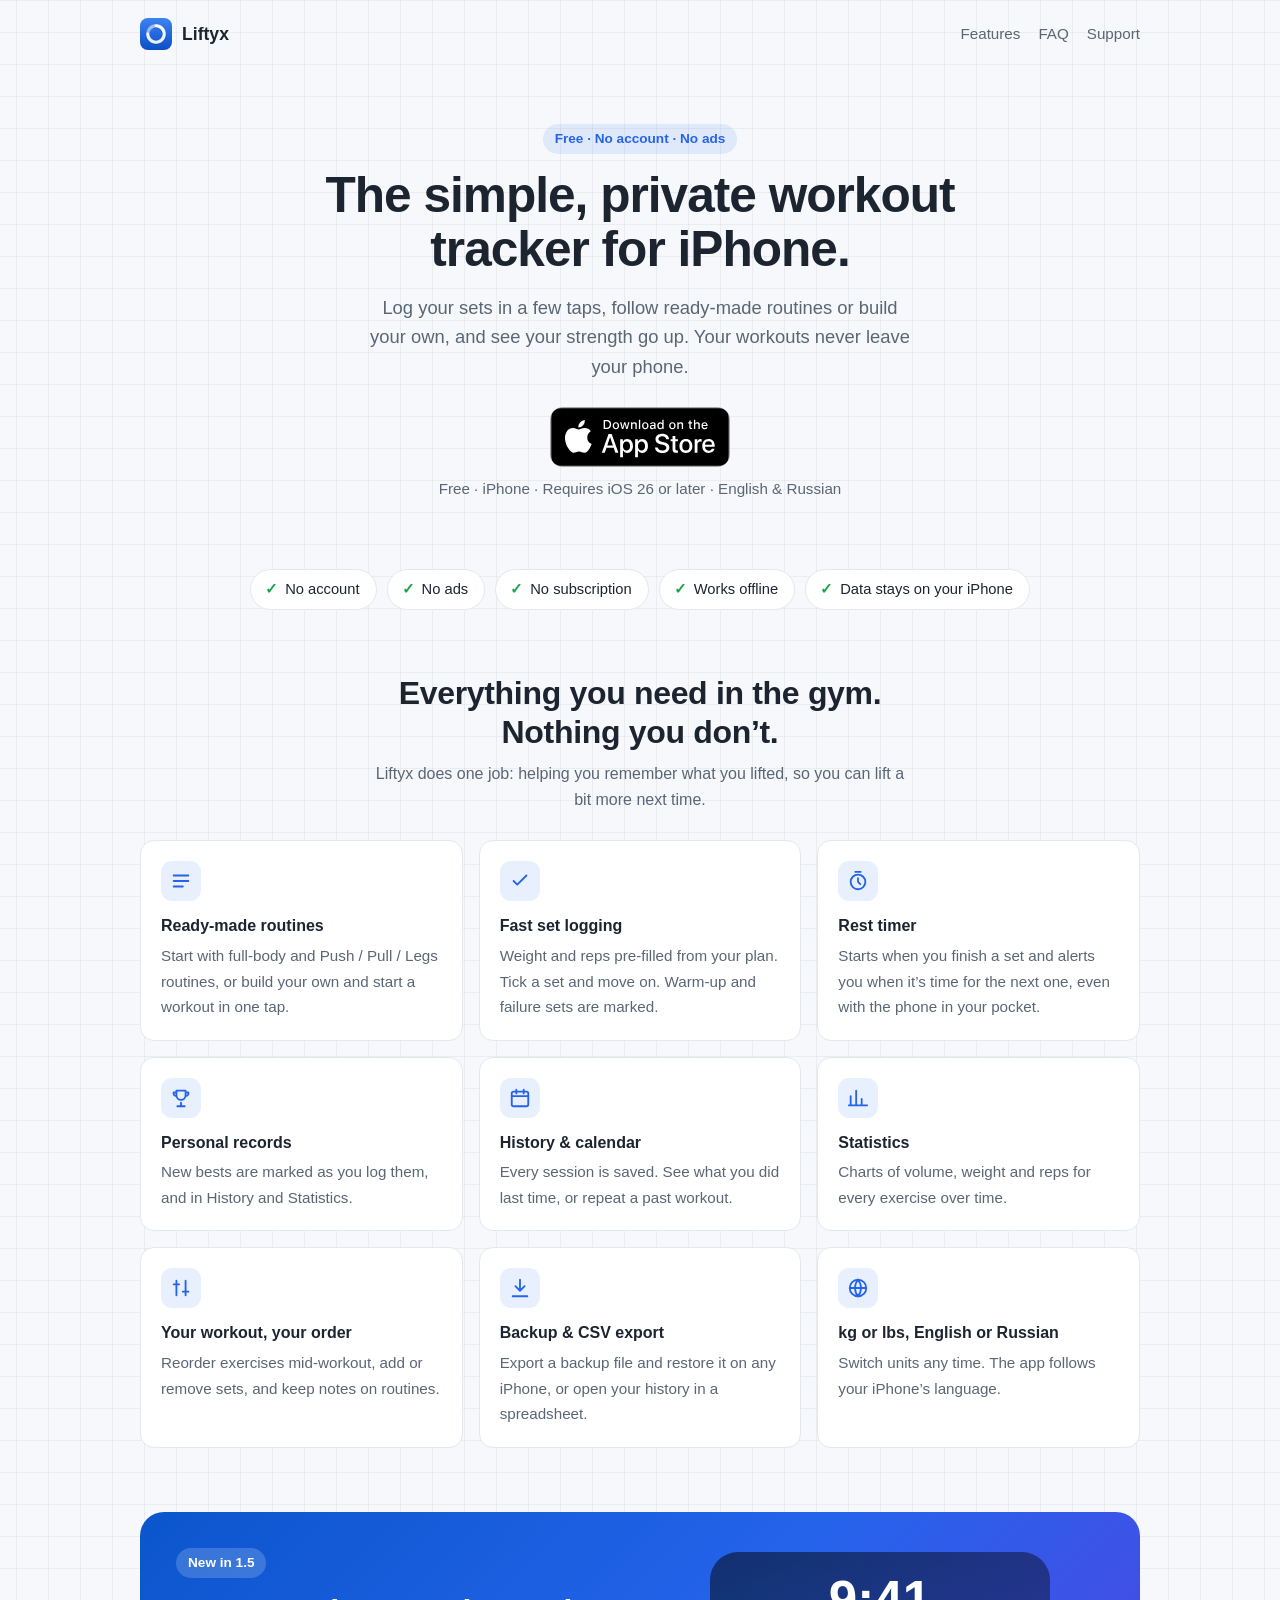
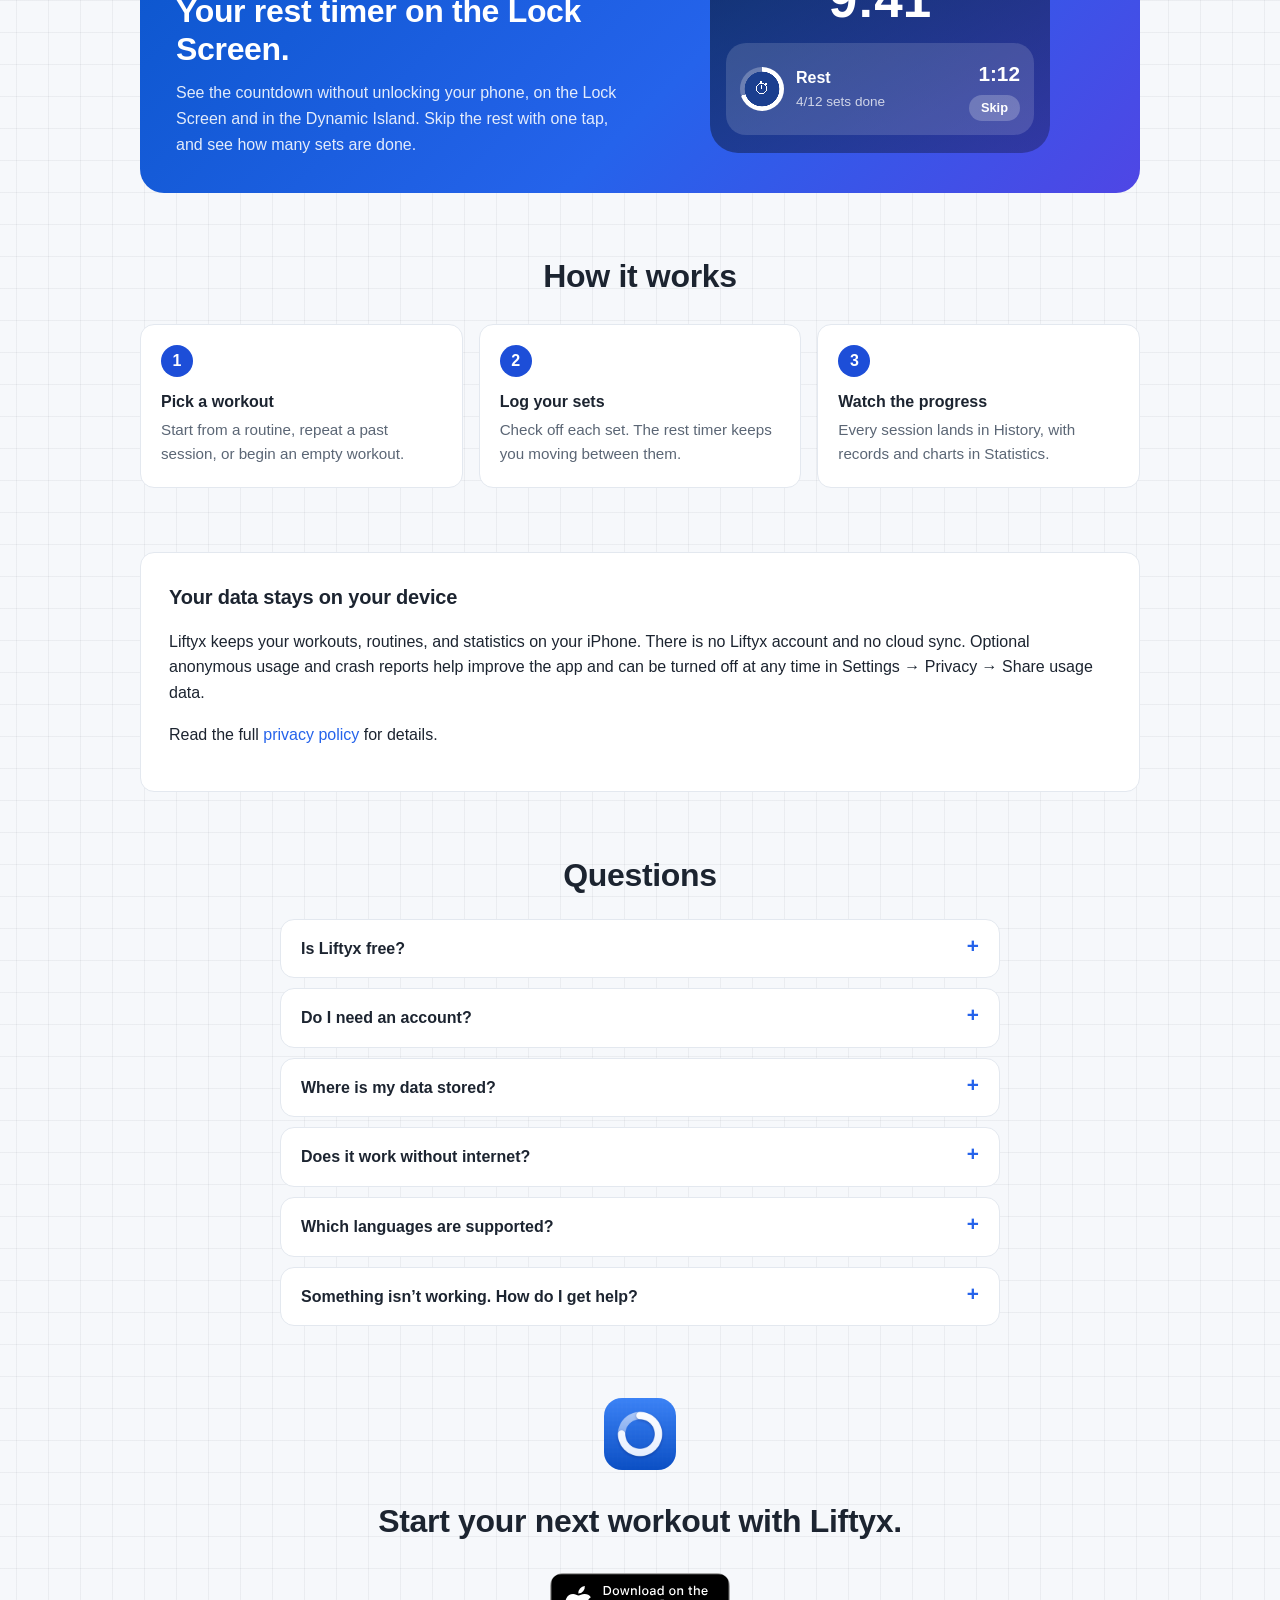
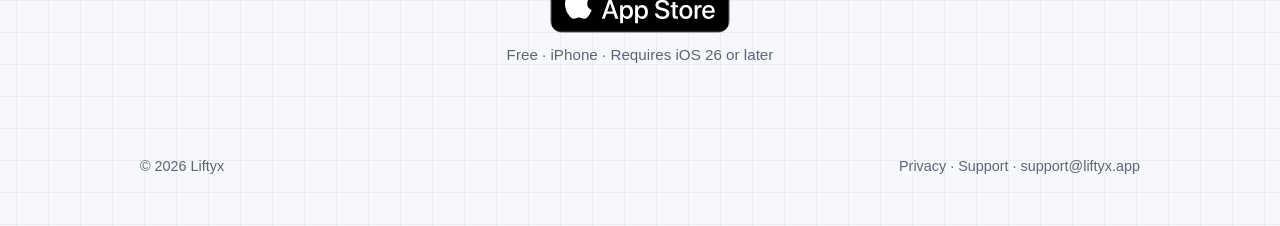
<file: index.html>
<!DOCTYPE html>
<html lang="en">
<head>
  <meta charset="utf-8">
  <meta name="viewport" content="width=device-width, initial-scale=1">
  <title>Liftyx — Private workout tracker for iPhone</title>
  <meta name="description" content="Simple, private workout tracker for iPhone. Log sets, build routines, and track progress — no account, no ads, your data stays on your device.">
  <link rel="canonical" href="https://liftyx.app/">
  <meta name="robots" content="index,follow">
  <meta name="theme-color" content="#0B56CC">
  <meta name="apple-itunes-app" content="app-id=6827282064">
  <link rel="icon" href="/favicon.ico" sizes="any">
  <link rel="icon" type="image/png" sizes="48x48" href="/assets/icon-48.png">
  <link rel="icon" type="image/png" sizes="96x96" href="/assets/icon-96.png">
  <link rel="icon" type="image/png" sizes="192x192" href="/assets/icon-192.png">
  <link rel="icon" type="image/png" sizes="512x512" href="/assets/icon-512.png">
  <link rel="apple-touch-icon" sizes="180x180" href="/assets/icon-180.png">
  <meta property="og:type" content="website">
  <meta property="og:site_name" content="Liftyx">
  <meta property="og:title" content="Liftyx — Private workout tracker for iPhone">
  <meta property="og:description" content="Log sets, build routines, and track progress without an account. No ads, no cloud sync — your data stays on your device.">
  <meta property="og:url" content="https://liftyx.app/">
  <meta property="og:image" content="https://liftyx.app/assets/og-image-iphone.png">
  <meta property="og:image:type" content="image/png">
  <meta property="og:image:width" content="1200">
  <meta property="og:image:height" content="630">
  <meta property="og:image:alt" content="Liftyx app icon and name on a blue background">
  <meta name="twitter:card" content="summary_large_image">
  <meta name="twitter:title" content="Liftyx — Private workout tracker for iPhone">
  <meta name="twitter:description" content="Log sets, build routines, and track progress without an account. No ads, no cloud sync — your data stays on your device.">
  <meta name="twitter:image" content="https://liftyx.app/assets/og-image-iphone.png">
  <meta name="twitter:image:alt" content="Liftyx app icon and name on a blue background">
  <link rel="stylesheet" href="styles.css?v=2026-11-21-2">
  <script type="application/ld+json">
  {
    "@context": "https://schema.org",
    "@type": "MobileApplication",
    "name": "Liftyx",
    "url": "https://liftyx.app/",
    "image": "https://liftyx.app/assets/icon-512.png",
    "description": "A simple, private workout tracker for iPhone. Log sets, build routines, and track progress without an account.",
    "applicationCategory": "HealthApplication",
    "operatingSystem": "iOS 26 or later",
    "installUrl": "https://apps.apple.com/app/liftyx/id6827282064",
    "isAccessibleForFree": true,
    "inLanguage": ["en", "ru"],
    "featureList": "Workout routines, set logging, rest timer, personal records, history calendar, statistics charts, kg and lbs, backup and CSV export",
    "offers": {
      "@type": "Offer",
      "price": "0",
      "priceCurrency": "USD"
    },
    "publisher": {
      "@type": "Organization",
      "name": "Liftyx",
      "url": "https://liftyx.app/"
    }
  }
  </script>
  <script type="application/ld+json">
  {
    "@context": "https://schema.org",
    "@type": "FAQPage",
    "mainEntity": [
      {
        "@type": "Question",
        "name": "Is Liftyx free?",
        "acceptedAnswer": { "@type": "Answer", "text": "Yes. Liftyx is free, with no subscription, no in-app purchases and no ads." }
      },
      {
        "@type": "Question",
        "name": "Do I need an account?",
        "acceptedAnswer": { "@type": "Answer", "text": "No. Open the app and start logging. There is no sign-up and no Liftyx account." }
      },
      {
        "@type": "Question",
        "name": "Where is my data stored?",
        "acceptedAnswer": { "@type": "Answer", "text": "On your iPhone. Liftyx has no cloud sync. You can export a backup file at any time and import it on another iPhone, or export your history as CSV for a spreadsheet." }
      },
      {
        "@type": "Question",
        "name": "Does it work without internet?",
        "acceptedAnswer": { "@type": "Answer", "text": "Yes. Everything works offline, so a gym with no signal is not a problem." }
      },
      {
        "@type": "Question",
        "name": "Which languages are supported?",
        "acceptedAnswer": { "@type": "Answer", "text": "English and Russian. The app follows your iPhone's language." }
      }
    ]
  }
  </script>
  <!-- Anonymous, cookieless page analytics (TelemetryDeck, EU). One event per
       visit; no cookies, no persistent identifier, no cross-site tracking. -->
  <script async
    src="https://cdn.telemetrydeck.com/websdk/telemetrydeck.min.js"
    data-app-id="2E9BFF76-CD1D-43EB-8166-FA7D9A68DCD7"
    data-page-engagement="false"></script>
</head>
<body class="landing">
  <header class="site-nav">
    <a class="brand" href="/">
      <img src="assets/icon-96.png" alt="" width="32" height="32">
      <span>Liftyx</span>
    </a>
    <nav aria-label="Main">
      <a href="#features">Features</a>
      <a href="#faq">FAQ</a>
      <a href="support.html">Support</a>
    </nav>
  </header>

  <main>
    <section class="hero">
      <div class="hero-copy">
        <p class="eyebrow">Free · No account · No ads</p>
        <h1>The simple, private workout tracker for iPhone.</h1>
        <p class="tagline">Log your sets in a few taps, follow ready-made routines or build your own, and see your strength go up. Your workouts never leave your phone.</p>

        <p class="app-store">
          <a id="app-store-link" class="app-store-link"
             href="https://apps.apple.com/app/apple-store/id6827282064?pt=129602377&amp;ct=site-home&amp;mt=8"
             aria-label="Download Liftyx on the App Store">
            <picture>
              <source media="(prefers-color-scheme: dark)" srcset="assets/app-store-badge-white.svg">
              <img src="assets/app-store-badge-black.svg"
                   alt="Download on the App Store" width="180" height="60">
            </picture>
          </a>
        </p>
        <p class="notice">Free · iPhone · Requires iOS&nbsp;26 or later · English &amp; Russian</p>
      </div>
    </section>

    <ul class="trust" aria-label="Promises">
      <li>No account</li>
      <li>No ads</li>
      <li>No subscription</li>
      <li>Works offline</li>
      <li>Data stays on your iPhone</li>
    </ul>

    <section id="features" class="section">
      <h2 class="section-title">Everything you need in the gym. Nothing you don’t.</h2>
      <p class="section-lead">Liftyx does one job: helping you remember what you lifted, so you can lift a bit more next time.</p>

      <ul class="features">
        <li>
          <span class="icon" aria-hidden="true"><svg viewBox="0 0 24 24"><path d="M4 6h16M4 12h16M4 18h10"/></svg></span>
          <strong>Ready-made routines</strong>
          <span>Start with full-body and Push / Pull / Legs routines, or build your own and start a workout in one tap.</span>
        </li>
        <li>
          <span class="icon" aria-hidden="true"><svg viewBox="0 0 24 24"><path d="M5 12l4 4L19 6"/></svg></span>
          <strong>Fast set logging</strong>
          <span>Weight and reps pre-filled from your plan. Tick a set and move on. Warm-up and failure sets are marked.</span>
        </li>
        <li>
          <span class="icon" aria-hidden="true"><svg viewBox="0 0 24 24"><circle cx="12" cy="13" r="8"/><path d="M12 9v4l2.5 2.5M9 2h6"/></svg></span>
          <strong>Rest timer</strong>
          <span>Starts when you finish a set and alerts you when it’s time for the next one, even with the phone in your pocket.</span>
        </li>
        <li>
          <span class="icon" aria-hidden="true"><svg viewBox="0 0 24 24"><path d="M8 21h8M12 17v4M7 4h10v5a5 5 0 0 1-10 0zM7 6H4a3 3 0 0 0 3 4M17 6h3a3 3 0 0 1-3 4"/></svg></span>
          <strong>Personal records</strong>
          <span>New bests are marked as you log them, and in History and Statistics.</span>
        </li>
        <li>
          <span class="icon" aria-hidden="true"><svg viewBox="0 0 24 24"><rect x="3" y="5" width="18" height="16" rx="2"/><path d="M3 10h18M8 3v4M16 3v4"/></svg></span>
          <strong>History &amp; calendar</strong>
          <span>Every session is saved. See what you did last time, or repeat a past workout.</span>
        </li>
        <li>
          <span class="icon" aria-hidden="true"><svg viewBox="0 0 24 24"><path d="M4 20V10M10 20V4M16 20v-7M22 20H2"/></svg></span>
          <strong>Statistics</strong>
          <span>Charts of volume, weight and reps for every exercise over time.</span>
        </li>
        <li>
          <span class="icon" aria-hidden="true"><svg viewBox="0 0 24 24"><path d="M7 4v16M17 4v16M4 8h6M14 16h6"/></svg></span>
          <strong>Your workout, your order</strong>
          <span>Reorder exercises mid-workout, add or remove sets, and keep notes on routines.</span>
        </li>
        <li>
          <span class="icon" aria-hidden="true"><svg viewBox="0 0 24 24"><path d="M12 3v12M7 10l5 5 5-5M4 21h16"/></svg></span>
          <strong>Backup &amp; CSV export</strong>
          <span>Export a backup file and restore it on any iPhone, or open your history in a spreadsheet.</span>
        </li>
        <li>
          <span class="icon" aria-hidden="true"><svg viewBox="0 0 24 24"><path d="M3 12h18M12 3a14 14 0 0 1 0 18M12 3a14 14 0 0 0 0 18"/><circle cx="12" cy="12" r="9"/></svg></span>
          <strong>kg or lbs, English or Russian</strong>
          <span>Switch units any time. The app follows your iPhone’s language.</span>
        </li>
      </ul>
    </section>

    <section class="highlight">
      <div class="highlight-copy">
        <p class="eyebrow">New in 1.5</p>
        <h2>Your rest timer on the Lock Screen.</h2>
        <p>See the countdown without unlocking your phone, on the Lock Screen and in the Dynamic Island. Skip the rest with one tap, and see how many sets are done.</p>
      </div>
      <div class="lock" aria-hidden="true">
        <div class="lock-time">9:41</div>
        <div class="lock-activity">
          <span class="lock-ring"><span>⏱</span></span>
          <span class="lock-text">
            <strong>Rest</strong>
            <span>4/12 sets done</span>
          </span>
          <span class="lock-side">
            <strong>1:12</strong>
            <span class="lock-skip">Skip</span>
          </span>
        </div>
      </div>
    </section>

    <section class="section">
      <h2 class="section-title">How it works</h2>
      <ol class="steps-grid">
        <li>
          <span class="step-num">1</span>
          <strong>Pick a workout</strong>
          <span>Start from a routine, repeat a past session, or begin an empty workout.</span>
        </li>
        <li>
          <span class="step-num">2</span>
          <strong>Log your sets</strong>
          <span>Check off each set. The rest timer keeps you moving between them.</span>
        </li>
        <li>
          <span class="step-num">3</span>
          <strong>Watch the progress</strong>
          <span>Every session lands in History, with records and charts in Statistics.</span>
        </li>
      </ol>
    </section>

    <section class="card privacy-card">
      <h2>Your data stays on your device</h2>
      <p>
        Liftyx keeps your workouts, routines, and statistics on your iPhone.
        There is no Liftyx account and no cloud sync. Optional anonymous usage and
        crash reports help improve the app and can be turned off at any time in
        Settings&nbsp;→&nbsp;Privacy&nbsp;→&nbsp;Share usage data.
      </p>
      <p>
        Read the full <a href="privacy.html">privacy policy</a> for details.
      </p>
    </section>

    <section id="faq" class="section">
      <h2 class="section-title">Questions</h2>
      <div class="faq">
        <details>
          <summary>Is Liftyx free?</summary>
          <p>Yes. Liftyx is free, with no subscription, no in-app purchases and no ads.</p>
        </details>
        <details>
          <summary>Do I need an account?</summary>
          <p>No. Open the app and start logging. There is no sign-up and no Liftyx account.</p>
        </details>
        <details>
          <summary>Where is my data stored?</summary>
          <p>On your iPhone. Liftyx has no cloud sync. You can export a backup file at any time and import it on another iPhone, or export your history as CSV for a spreadsheet.</p>
        </details>
        <details>
          <summary>Does it work without internet?</summary>
          <p>Yes. Everything works offline, so a gym with no signal is not a problem.</p>
        </details>
        <details>
          <summary>Which languages are supported?</summary>
          <p>English and Russian. The app follows your iPhone’s language.</p>
        </details>
        <details>
          <summary>Something isn’t working. How do I get help?</summary>
          <p>Visit the <a href="support.html">support page</a> or write to <a href="mailto:support@liftyx.app">support@liftyx.app</a>.</p>
        </details>
      </div>
    </section>

    <section class="cta">
      <img src="assets/icon-192.png" alt="" width="72" height="72">
      <h2>Start your next workout with Liftyx.</h2>
      <p class="app-store">
        <a class="app-store-link"
           href="https://apps.apple.com/app/apple-store/id6827282064?pt=129602377&amp;ct=site-home&amp;mt=8"
           aria-label="Download Liftyx on the App Store">
          <picture>
            <source media="(prefers-color-scheme: dark)" srcset="assets/app-store-badge-white.svg">
            <img src="assets/app-store-badge-black.svg"
                 alt="Download on the App Store" width="180" height="60">
          </picture>
        </a>
      </p>
      <p class="notice">Free · iPhone · Requires iOS&nbsp;26 or later</p>
    </section>
  </main>

  <footer>
    <span>© 2026 Liftyx</span>
    <span>
      <a href="privacy.html">Privacy</a> ·
      <a href="support.html">Support</a> ·
      <a href="mailto:support@liftyx.app">support@liftyx.app</a>
    </span>
  </footer>

  <script>
    // One anonymous click signal when an App Store badge is used. The v3 web
    // endpoint derives the same cookieless visitor hash as the pageview.
    (function () {
      var links = document.querySelectorAll(".app-store-link");
      if (!links.length) return;

      function sendClick() {
        var config = document.querySelector("script[data-app-id]");
        var appID = config && config.getAttribute("data-app-id");
        if (!appID) return;

        var isLocal =
          /^localhost$|^127(\.\d+){0,2}\.\d+$|^\[::1?\]$/.test(window.location.hostname) ||
          window.location.protocol === "file:";

        var payload = {
          appID: appID,
          url: window.location.href,
          referrer: document.referrer,
          locale: navigator.language,
          type: "Actions.AppStoreLink.clicked",
          isTestMode: isLocal ? "true" : "false",
        };
        var body = JSON.stringify(payload);
        var endpoint = "https://nom.telemetrydeck.com/v3/w/";

        if (navigator.sendBeacon) {
          navigator.sendBeacon(endpoint, new Blob([body], { type: "text/plain" }));
        } else {
          fetch(endpoint, {
            method: "POST",
            headers: { "Content-Type": "text/plain" },
            body: body,
            keepalive: true,
          });
        }
      }

      for (var i = 0; i < links.length; i++) {
        links[i].addEventListener("click", sendClick);
      }
    })();
  </script>
</body>
</html>
</file>
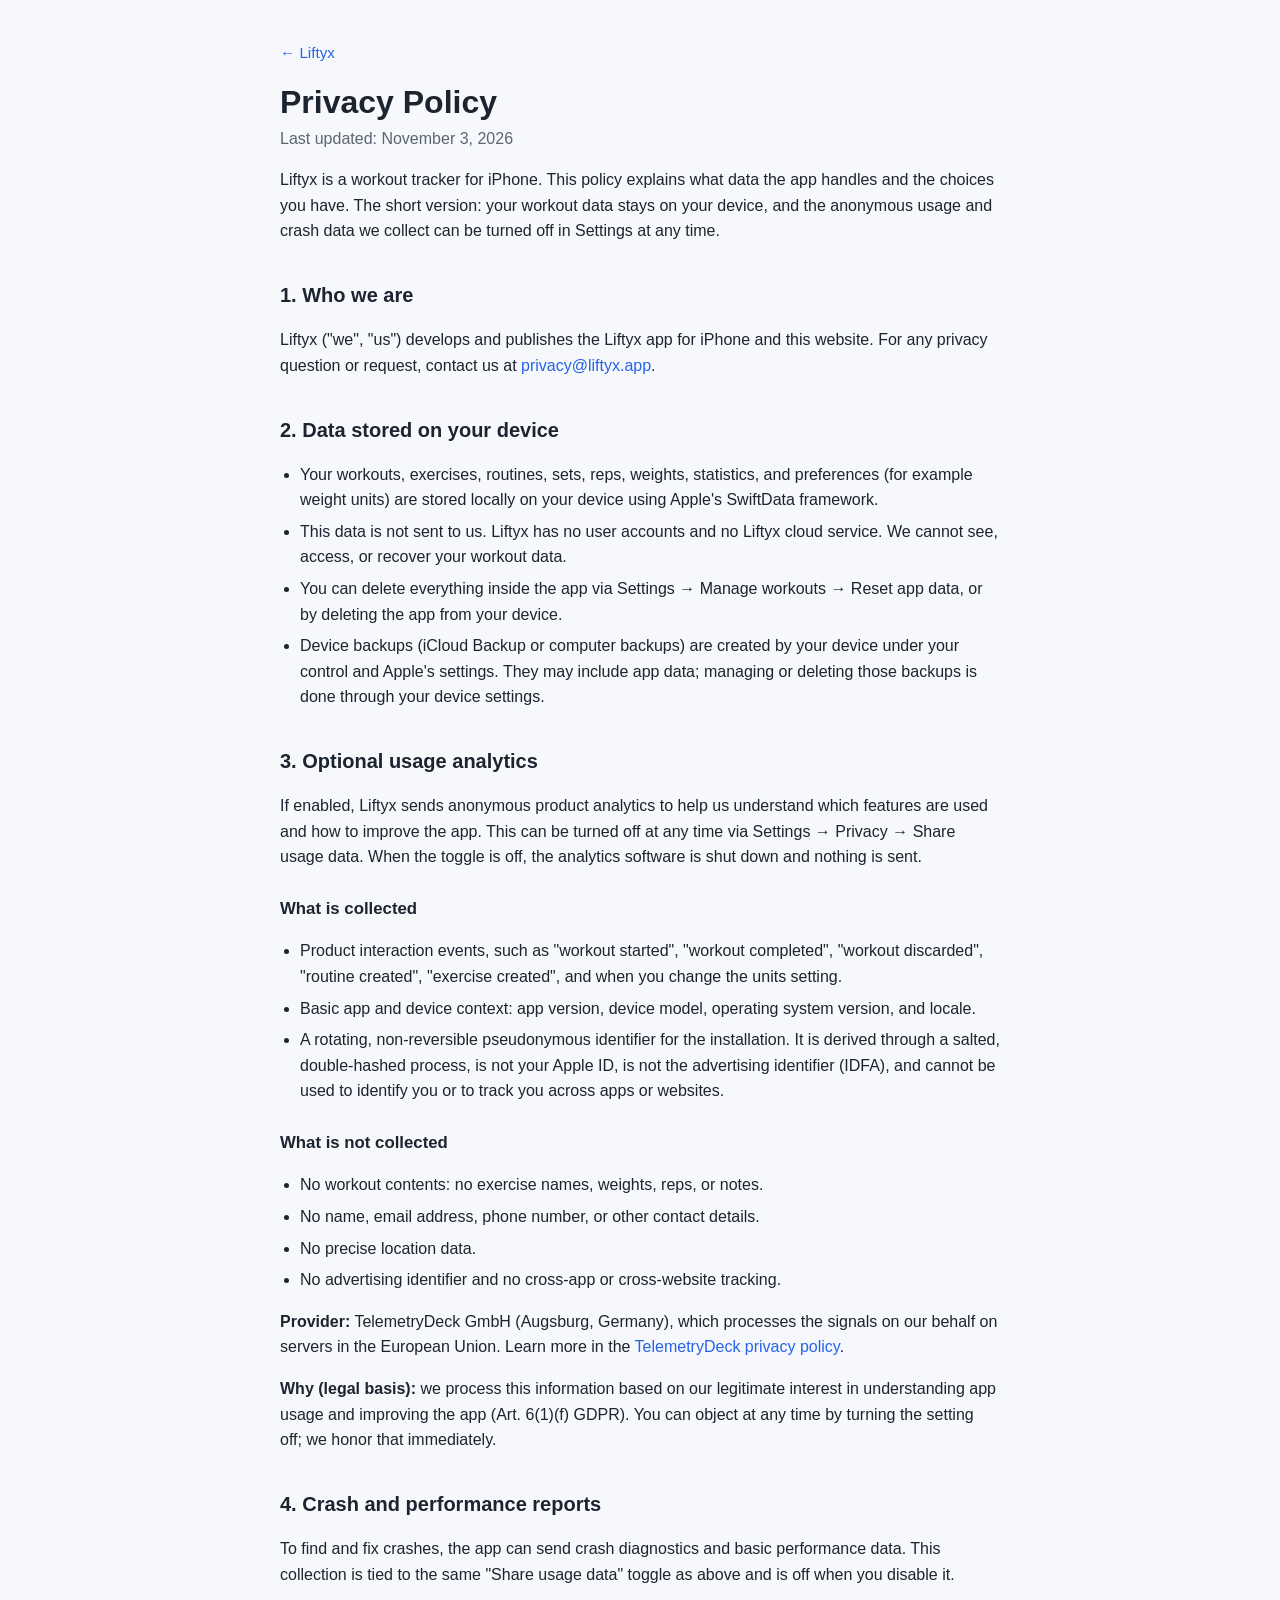
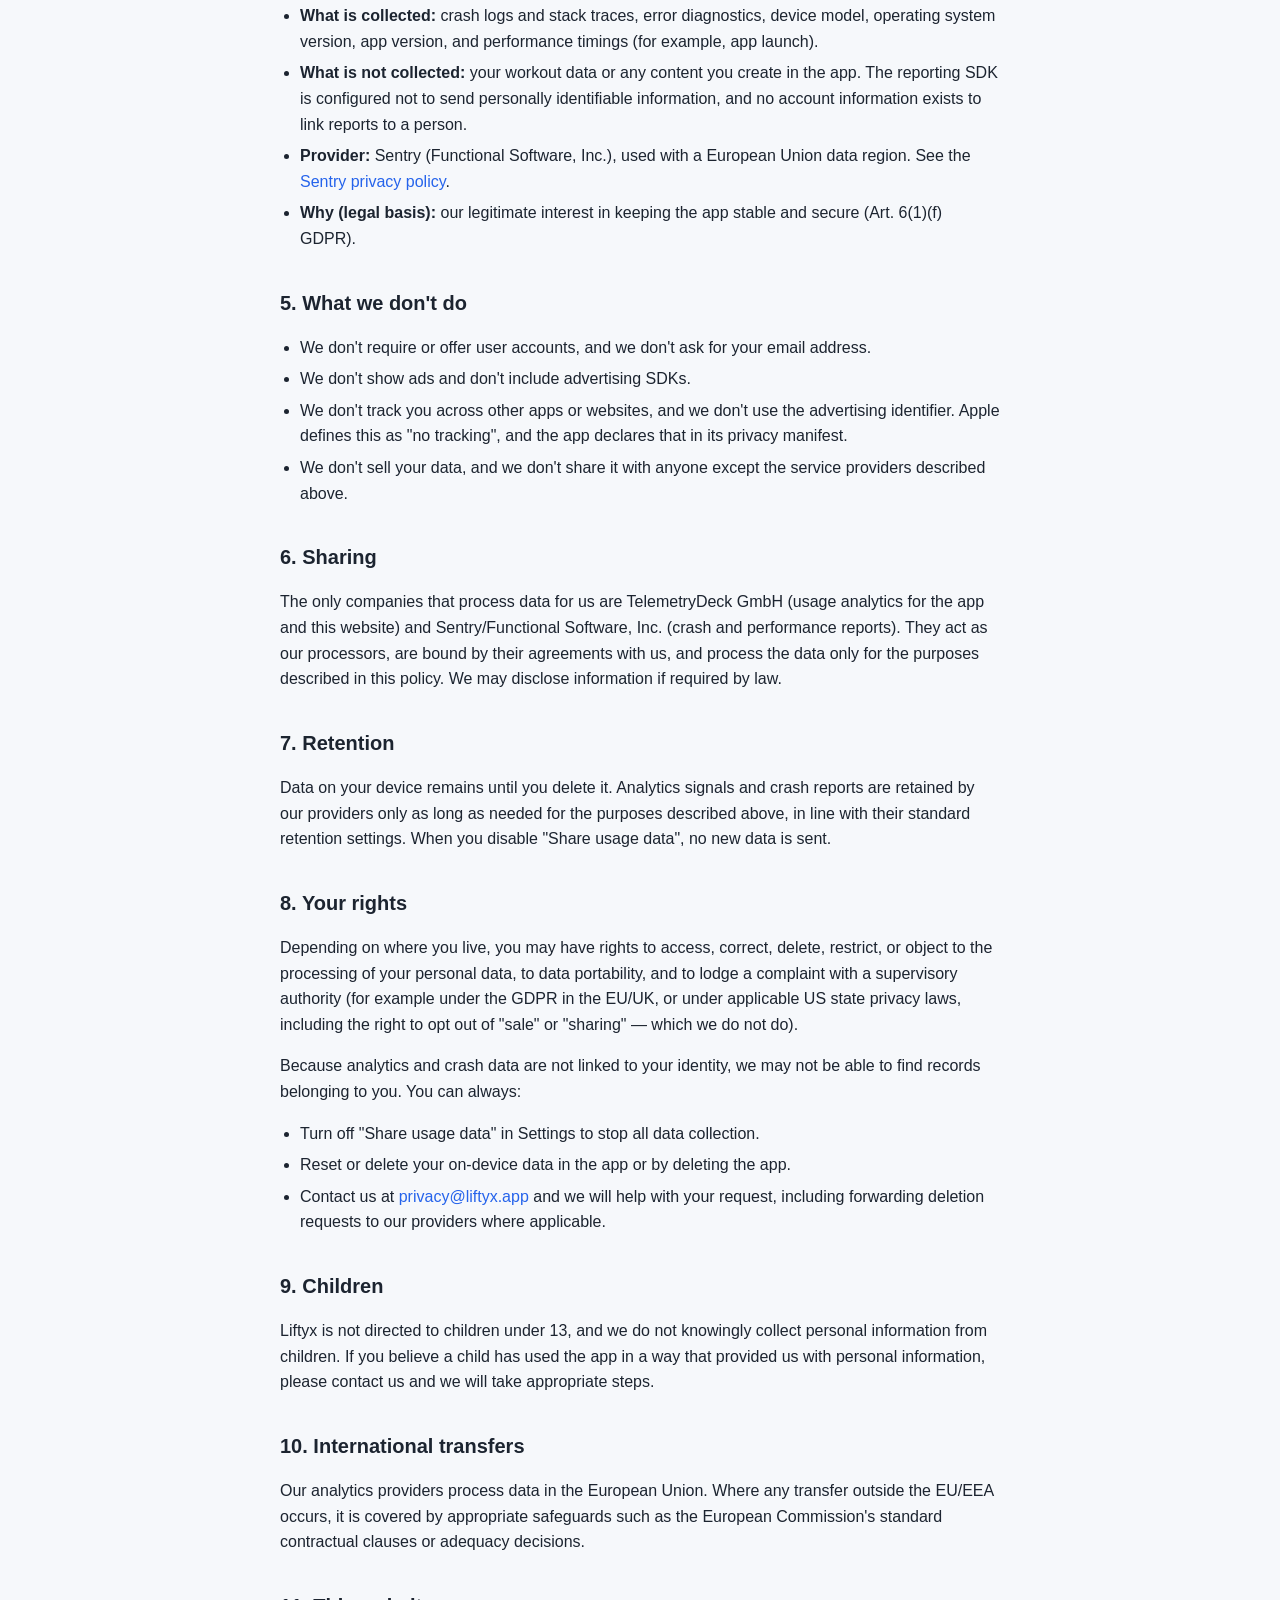
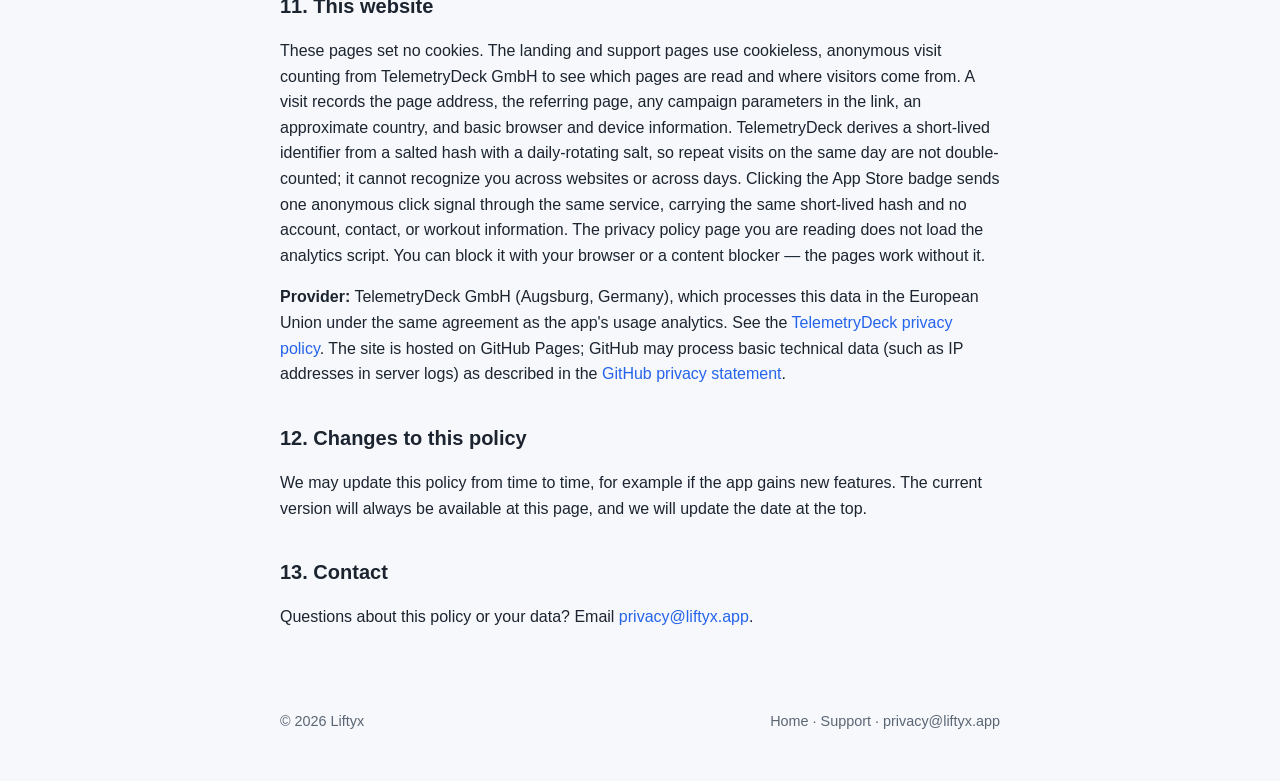
<file: privacy.html>
<!DOCTYPE html>
<html lang="en">
<head>
  <meta charset="utf-8">
  <meta name="viewport" content="width=device-width, initial-scale=1">
  <title>Privacy Policy — Liftyx</title>
  <meta name="description" content="Liftyx privacy policy: what data the app stores on your device, the optional anonymous analytics you can turn off, and your privacy rights.">
  <link rel="canonical" href="https://liftyx.app/privacy.html">
  <meta name="robots" content="index,follow">
  <meta name="theme-color" content="#0B56CC">
  <link rel="icon" href="/favicon.ico" sizes="any">
  <link rel="icon" type="image/png" sizes="48x48" href="/assets/icon-48.png">
  <link rel="icon" type="image/png" sizes="96x96" href="/assets/icon-96.png">
  <link rel="icon" type="image/png" sizes="192x192" href="/assets/icon-192.png">
  <link rel="icon" type="image/png" sizes="512x512" href="/assets/icon-512.png">
  <link rel="apple-touch-icon" sizes="180x180" href="/assets/icon-180.png">
  <meta property="og:type" content="website">
  <meta property="og:site_name" content="Liftyx">
  <meta property="og:title" content="Privacy Policy — Liftyx">
  <meta property="og:description" content="What Liftyx stores on your device, the optional anonymous analytics you can turn off, and your privacy rights.">
  <meta property="og:url" content="https://liftyx.app/privacy.html">
  <meta property="og:image" content="https://liftyx.app/assets/og-image-iphone.png">
  <meta name="twitter:card" content="summary_large_image">
  <link rel="stylesheet" href="styles.css?v=2026-11-21-2">
</head>
<body>
  <main class="article">
    <a class="back" href="index.html">← Liftyx</a>
    <h1>Privacy Policy</h1>
    <p class="updated">Last updated: November 3, 2026</p>

    <p>
      Liftyx is a workout tracker for iPhone. This policy explains what
      data the app handles and the choices you have. The short version: your
      workout data stays on your device, and the anonymous usage and crash data
      we collect can be turned off in Settings at any time.
    </p>

    <h2>1. Who we are</h2>
    <p>
      Liftyx ("we", "us") develops and publishes the Liftyx app for iPhone and
      this website. For any privacy question or request, contact us
      at <a href="mailto:privacy@liftyx.app">privacy@liftyx.app</a>.
    </p>

    <h2>2. Data stored on your device</h2>
    <ul>
      <li>
        Your workouts, exercises, routines, sets, reps, weights, statistics,
        and preferences (for example weight units) are stored locally on your
        device using Apple's SwiftData framework.
      </li>
      <li>
        This data is not sent to us. Liftyx has no user accounts and no Liftyx
        cloud service. We cannot see, access, or recover your workout data.
      </li>
      <li>
        You can delete everything inside the app via
        Settings&nbsp;→&nbsp;Manage workouts&nbsp;→&nbsp;Reset app data, or by
        deleting the app from your device.
      </li>
      <li>
        Device backups (iCloud Backup or computer backups) are created by your
        device under your control and Apple's settings. They may include app
        data; managing or deleting those backups is done through your device
        settings.
      </li>
    </ul>

    <h2>3. Optional usage analytics</h2>
    <p>
      If enabled, Liftyx sends anonymous product analytics to help us understand
      which features are used and how to improve the app. This can be turned off
      at any time via Settings&nbsp;→&nbsp;Privacy&nbsp;→&nbsp;Share usage data.
      When the toggle is off, the analytics software is shut down and nothing is
      sent.
    </p>
    <h3>What is collected</h3>
    <ul>
      <li>
        Product interaction events, such as "workout started", "workout
        completed", "workout discarded", "routine created", "exercise
        created", and when you change the units setting.
      </li>
      <li>
        Basic app and device context: app version, device model, operating
        system version, and locale.
      </li>
      <li>
        A rotating, non-reversible pseudonymous identifier for the
        installation. It is derived through a salted, double-hashed process,
        is not your Apple ID, is not the advertising identifier (IDFA), and
        cannot be used to identify you or to track you across apps or websites.
      </li>
    </ul>
    <h3>What is not collected</h3>
    <ul>
      <li>No workout contents: no exercise names, weights, reps, or notes.</li>
      <li>No name, email address, phone number, or other contact details.</li>
      <li>No precise location data.</li>
      <li>No advertising identifier and no cross-app or cross-website tracking.</li>
    </ul>
    <p>
      <strong>Provider:</strong> TelemetryDeck GmbH (Augsburg, Germany), which
      processes the signals on our behalf on servers in the European Union.
      Learn more in the
      <a href="https://telemetrydeck.com/privacy/" rel="noopener">TelemetryDeck privacy policy</a>.
    </p>
    <p>
      <strong>Why (legal basis):</strong> we process this information based on
      our legitimate interest in understanding app usage and improving the app
      (Art.&nbsp;6(1)(f) GDPR). You can object at any time by turning the
      setting off; we honor that immediately.
    </p>

    <h2>4. Crash and performance reports</h2>
    <p>
      To find and fix crashes, the app can send crash diagnostics and basic
      performance data. This collection is tied to the same
      "Share usage data" toggle as above and is off when you disable it.
    </p>
    <ul>
      <li>
        <strong>What is collected:</strong> crash logs and stack traces, error
        diagnostics, device model, operating system version, app version, and
        performance timings (for example, app launch).
      </li>
      <li>
        <strong>What is not collected:</strong> your workout data or any
        content you create in the app. The reporting SDK is configured not to
        send personally identifiable information, and no account information
        exists to link reports to a person.
      </li>
      <li>
        <strong>Provider:</strong> Sentry (Functional Software, Inc.), used
        with a European Union data region. See the
        <a href="https://sentry.io/privacy/" rel="noopener">Sentry privacy policy</a>.
      </li>
      <li>
        <strong>Why (legal basis):</strong> our legitimate interest in keeping
        the app stable and secure (Art.&nbsp;6(1)(f) GDPR).
      </li>
    </ul>

    <h2>5. What we don't do</h2>
    <ul>
      <li>We don't require or offer user accounts, and we don't ask for your email address.</li>
      <li>We don't show ads and don't include advertising SDKs.</li>
      <li>We don't track you across other apps or websites, and we don't use the advertising identifier. Apple defines this as "no tracking", and the app declares that in its privacy manifest.</li>
      <li>We don't sell your data, and we don't share it with anyone except the service providers described above.</li>
    </ul>

    <h2>6. Sharing</h2>
    <p>
      The only companies that process data for us are TelemetryDeck GmbH
      (usage analytics for the app and this website) and Sentry/Functional
      Software, Inc. (crash and performance reports). They act as our
      processors, are bound by their agreements with us, and process the data
      only for the purposes described in this policy. We may disclose
      information if required by law.
    </p>

    <h2>7. Retention</h2>
    <p>
      Data on your device remains until you delete it. Analytics signals and
      crash reports are retained by our providers only as long as needed for
      the purposes described above, in line with their standard retention
      settings. When you disable "Share usage data", no new data is sent.
    </p>

    <h2>8. Your rights</h2>
    <p>
      Depending on where you live, you may have rights to access, correct,
      delete, restrict, or object to the processing of your personal data, to
      data portability, and to lodge a complaint with a supervisory authority
      (for example under the GDPR in the EU/UK, or under applicable US state
      privacy laws, including the right to opt out of "sale" or "sharing" —
      which we do not do).
    </p>
    <p>
      Because analytics and crash data are not linked to your identity, we may
      not be able to find records belonging to you. You can always:
    </p>
    <ul>
      <li>Turn off "Share usage data" in Settings to stop all data collection.</li>
      <li>Reset or delete your on-device data in the app or by deleting the app.</li>
      <li>Contact us at <a href="mailto:privacy@liftyx.app">privacy@liftyx.app</a> and we will help with your request, including forwarding deletion requests to our providers where applicable.</li>
    </ul>

    <h2>9. Children</h2>
    <p>
      Liftyx is not directed to children under 13, and we do not knowingly
      collect personal information from children. If you believe a child has
      used the app in a way that provided us with personal information, please
      contact us and we will take appropriate steps.
    </p>

    <h2>10. International transfers</h2>
    <p>
      Our analytics providers process data in the European Union. Where any
      transfer outside the EU/EEA occurs, it is covered by appropriate
      safeguards such as the European Commission's standard contractual
      clauses or adequacy decisions.
    </p>

    <h2>11. This website</h2>
    <p>
      These pages set no cookies. The landing and support pages use cookieless,
      anonymous visit counting from TelemetryDeck GmbH to see which pages are
      read and where visitors come from. A visit records the page address, the
      referring page, any campaign parameters in the link, an approximate
      country, and basic browser and device information. TelemetryDeck derives a
      short-lived identifier from a salted hash with a daily-rotating salt, so
      repeat visits on the same day are not double-counted; it cannot recognize
      you across websites or across days. Clicking the App Store badge sends one
      anonymous click signal through the same service, carrying the same
      short-lived hash and no account, contact, or workout information. The
      privacy policy page you are reading does not load the analytics script.
      You can block it with your browser or a content blocker — the pages work
      without it.
    </p>
    <p>
      <strong>Provider:</strong> TelemetryDeck GmbH (Augsburg, Germany), which
      processes this data in the European Union under the same agreement as the
      app's usage analytics. See the
      <a href="https://telemetrydeck.com/privacy/" rel="noopener">TelemetryDeck privacy policy</a>.
      The site is hosted on GitHub Pages; GitHub may process basic technical
      data (such as IP addresses in server logs) as described in the
      <a href="https://docs.github.com/en/site-policy/privacy-policies/github-general-privacy-statement" rel="noopener">GitHub privacy statement</a>.
    </p>

    <h2>12. Changes to this policy</h2>
    <p>
      We may update this policy from time to time, for example if the app gains
      new features. The current version will always be available at this page,
      and we will update the date at the top.
    </p>

    <h2>13. Contact</h2>
    <p>
      Questions about this policy or your data?
      Email <a href="mailto:privacy@liftyx.app">privacy@liftyx.app</a>.
    </p>
  </main>

  <footer>
    <span>© 2026 Liftyx</span>
    <span>
      <a href="index.html">Home</a> ·
      <a href="support.html">Support</a> ·
      <a href="mailto:privacy@liftyx.app">privacy@liftyx.app</a>
    </span>
  </footer>
</body>
</html>
</file>
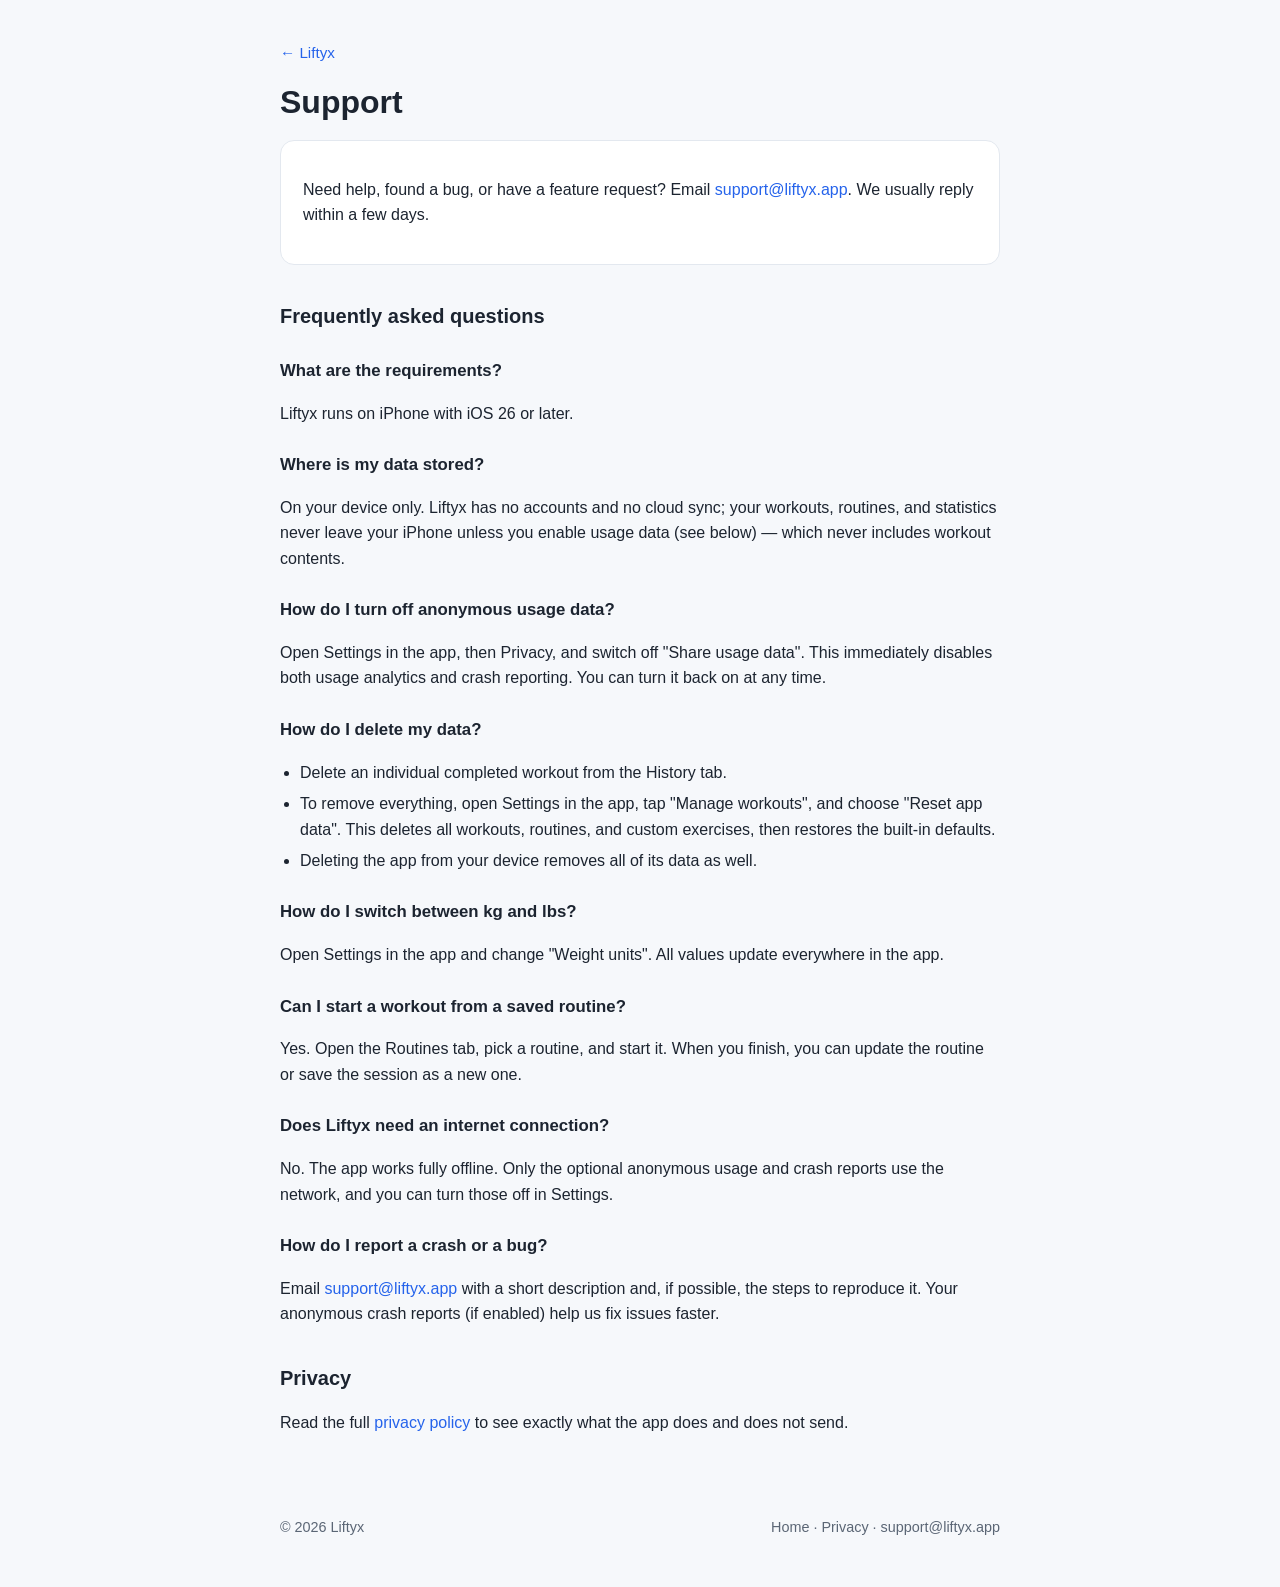
<file: support.html>
<!DOCTYPE html>
<html lang="en">
<head>
  <meta charset="utf-8">
  <meta name="viewport" content="width=device-width, initial-scale=1">
  <title>Support — Liftyx</title>
  <meta name="description" content="Support for the Liftyx workout tracker: contact, common questions, data and privacy settings.">
  <link rel="canonical" href="https://liftyx.app/support.html">
  <meta name="robots" content="index,follow">
  <meta name="theme-color" content="#0B56CC">
  <link rel="icon" href="/favicon.ico" sizes="any">
  <link rel="icon" type="image/png" sizes="48x48" href="/assets/icon-48.png">
  <link rel="icon" type="image/png" sizes="96x96" href="/assets/icon-96.png">
  <link rel="icon" type="image/png" sizes="192x192" href="/assets/icon-192.png">
  <link rel="icon" type="image/png" sizes="512x512" href="/assets/icon-512.png">
  <link rel="apple-touch-icon" sizes="180x180" href="/assets/icon-180.png">
  <meta property="og:type" content="website">
  <meta property="og:site_name" content="Liftyx">
  <meta property="og:title" content="Support — Liftyx">
  <meta property="og:description" content="Contact, common questions, data and privacy settings for the Liftyx workout tracker.">
  <meta property="og:url" content="https://liftyx.app/support.html">
  <meta property="og:image" content="https://liftyx.app/assets/og-image-iphone.png">
  <meta name="twitter:card" content="summary_large_image">
  <link rel="stylesheet" href="styles.css?v=2026-11-21-2">
  <!-- Anonymous, cookieless page analytics (TelemetryDeck, EU). One event per
       visit; no cookies, no persistent identifier, no cross-site tracking. -->
  <script async
    src="https://cdn.telemetrydeck.com/websdk/telemetrydeck.min.js"
    data-app-id="2E9BFF76-CD1D-43EB-8166-FA7D9A68DCD7"
    data-page-engagement="false"></script>
</head>
<body>
  <main class="article">
    <a class="back" href="index.html">← Liftyx</a>
    <h1>Support</h1>

    <div class="card">
      <p>
        Need help, found a bug, or have a feature request?
        Email <a href="mailto:support@liftyx.app">support@liftyx.app</a>.
        We usually reply within a few days.
      </p>
    </div>

    <h2>Frequently asked questions</h2>

    <h3>What are the requirements?</h3>
    <p>Liftyx runs on iPhone with iOS&nbsp;26 or later.</p>

    <h3>Where is my data stored?</h3>
    <p>
      On your device only. Liftyx has no accounts and no cloud sync; your
      workouts, routines, and statistics never leave your iPhone
      unless you enable usage data (see below) — which never includes workout
      contents.
    </p>

    <h3>How do I turn off anonymous usage data?</h3>
    <p>
      Open Settings in the app, then Privacy, and switch off
      "Share usage data". This immediately disables both usage analytics and
      crash reporting. You can turn it back on at any time.
    </p>

    <h3>How do I delete my data?</h3>
    <ul>
      <li>Delete an individual completed workout from the History tab.</li>
      <li>To remove everything, open Settings in the app, tap "Manage workouts", and choose "Reset app data". This deletes all workouts, routines, and custom exercises, then restores the built-in defaults.</li>
      <li>Deleting the app from your device removes all of its data as well.</li>
    </ul>

    <h3>How do I switch between kg and lbs?</h3>
    <p>Open Settings in the app and change "Weight units". All values update everywhere in the app.</p>

    <h3>Can I start a workout from a saved routine?</h3>
    <p>
      Yes. Open the Routines tab, pick a routine, and start it. When you
      finish, you can update the routine or save the session as a new one.
    </p>

    <h3>Does Liftyx need an internet connection?</h3>
    <p>
      No. The app works fully offline. Only the optional anonymous usage and
      crash reports use the network, and you can turn those off in Settings.
    </p>

    <h3>How do I report a crash or a bug?</h3>
    <p>
      Email <a href="mailto:support@liftyx.app">support@liftyx.app</a> with a
      short description and, if possible, the steps to reproduce it. Your
      anonymous crash reports (if enabled) help us fix issues faster.
    </p>

    <h2>Privacy</h2>
    <p>
      Read the full <a href="privacy.html">privacy policy</a> to see exactly
      what the app does and does not send.
    </p>
  </main>

  <footer>
    <span>© 2026 Liftyx</span>
    <span>
      <a href="index.html">Home</a> ·
      <a href="privacy.html">Privacy</a> ·
      <a href="mailto:support@liftyx.app">support@liftyx.app</a>
    </span>
  </footer>
</body>
</html>
</file>
<file: styles.css>
/* Liftyx landing & policy pages — no external resources, no tracking. */

:root {
  --bg: #f6f8fb;
  --card: #ffffff;
  --text: #1c2430;
  --muted: #5b6675;
  --accent: #2563eb;
  --accent-strong: #1d4ed8;
  --border: #e3e8ef;
  --radius: 14px;
  --accent-soft: rgba(37, 99, 235, 0.1);
  --grid-line: rgba(28, 36, 48, 0.05);
  --done: #16a34a;
}

@media (prefers-color-scheme: dark) {
  :root {
    --bg: #0f1420;
    --card: #171e2c;
    --text: #e8ecf3;
    --muted: #a0aab8;
    --accent: #6d9bff;
    --accent-strong: #8db2ff;
    --border: #263041;
    --accent-soft: rgba(109, 155, 255, 0.14);
    --grid-line: rgba(255, 255, 255, 0.04);
    --done: #4ade80;
  }
}

* {
  box-sizing: border-box;
}

html {
  -webkit-text-size-adjust: 100%;
}

body {
  margin: 0;
  font-family: -apple-system, BlinkMacSystemFont, "Segoe UI", Roboto, Helvetica,
    Arial, sans-serif;
  line-height: 1.6;
  background: var(--bg);
  color: var(--text);
}

/* A faint 32px grid behind the landing page; cards keep their solid surface. */
body.landing {
  background-image:
    linear-gradient(var(--grid-line) 1px, transparent 1px),
    linear-gradient(90deg, var(--grid-line) 1px, transparent 1px);
  background-size: 32px 32px;
  background-position: center top;
}

main {
  max-width: 760px;
  margin: 0 auto;
  padding: 40px 20px 64px;
}

a {
  color: var(--accent);
  text-decoration: none;
}

a,
button,
summary {
  -webkit-tap-highlight-color: transparent;
}

/* Hover styles only on devices with a real pointer; on touch they stick after a tap. */
@media (hover: hover) {
  a:hover {
    text-decoration: underline;
  }
}

h1 {
  font-size: 2rem;
  line-height: 1.2;
  margin: 0 0 8px;
}

h2 {
  font-size: 1.25rem;
  margin: 2.2rem 0 0.6rem;
}

h3 {
  font-size: 1.05rem;
  margin: 1.6rem 0 0.4rem;
}

p,
li {
  color: var(--text);
}

.muted {
  color: var(--muted);
}

/* Header / hero */

.hero {
  text-align: center;
  padding: 24px 0 8px;
}

.hero img {
  width: 96px;
  height: 96px;
  border-radius: 22px;
}

.hero p.tagline {
  font-size: 1.15rem;
  color: var(--muted);
  margin: 12px auto 0;
  max-width: 34rem;
}

/* Cards */

.card {
  background: var(--card);
  border: 1px solid var(--border);
  border-radius: var(--radius);
  padding: 20px 22px;
  margin: 18px 0;
}

.card h2:first-child {
  margin-top: 0;
}

.steps {
  margin: 0;
  padding-left: 1.3rem;
}

.steps li {
  margin: 8px 0;
}

.features {
  display: grid;
  grid-template-columns: repeat(auto-fit, minmax(220px, 1fr));
  gap: 14px;
  margin: 26px 0;
  padding: 0;
  list-style: none;
}

.features li {
  background: var(--card);
  border: 1px solid var(--border);
  border-radius: var(--radius);
  padding: 14px 16px;
}

.features strong {
  display: block;
  margin-bottom: 2px;
}

.features span {
  color: var(--muted);
  font-size: 0.95rem;
}

/* Buttons */

.actions {
  display: flex;
  flex-wrap: wrap;
  gap: 12px;
  justify-content: center;
  margin: 26px 0 8px;
}

.button {
  display: inline-block;
  padding: 11px 22px;
  border-radius: 999px;
  font-weight: 600;
  border: 1px solid var(--border);
  background: var(--card);
  color: var(--text);
}

.button.primary {
  background: var(--accent-strong);
  border-color: var(--accent-strong);
  color: #fff;
}

@media (hover: hover) {
  .button.primary:hover {
    text-decoration: none;
    filter: brightness(1.05);
  }

  .button:hover {
    text-decoration: none;
  }
}

/* App Store badge */

.app-store {
  margin: 26px 0 0;
  display: flex;
  justify-content: center;
}

.app-store a {
  display: inline-block;
  border-radius: 10px;
}

.app-store img {
  display: block;
  width: 180px;
  height: auto;
}

/* Match the badge's own corner; the section image rules (.hero img,
   .cta img) would otherwise clip it with a larger radius. */
.app-store a img {
  border-radius: 13px;
}

.notice {
  text-align: center;
  color: var(--muted);
  font-size: 0.95rem;
  margin-top: 10px;
}

/* Article pages */

.article h1 {
  margin-bottom: 4px;
}

.article .updated {
  color: var(--muted);
  margin-top: 0;
}

.article ul {
  padding-left: 1.25rem;
}

.article li {
  margin: 6px 0;
}

.back {
  display: inline-block;
  margin-bottom: 18px;
  font-size: 0.95rem;
}

/* Landing page (index.html only) */

.landing {
  overflow-x: clip;
}

.landing main {
  max-width: 1040px;
  padding-top: 8px;
}

.landing footer {
  max-width: 1040px;
}

.landing h2 {
  letter-spacing: -0.01em;
}

.site-nav {
  max-width: 1040px;
  margin: 0 auto;
  padding: 18px 20px;
  display: flex;
  align-items: center;
  justify-content: space-between;
  gap: 16px;
}

.brand {
  display: inline-flex;
  align-items: center;
  gap: 10px;
  font-weight: 700;
  font-size: 1.1rem;
  color: var(--text);
}

@media (hover: hover) {
  .brand:hover {
    text-decoration: none;
  }
}

.brand img {
  border-radius: 8px;
}

.site-nav nav {
  display: flex;
  gap: 18px;
  font-size: 0.95rem;
}

.site-nav nav a {
  color: var(--muted);
}

.eyebrow {
  display: inline-block;
  margin: 0 0 14px;
  padding: 4px 12px;
  border-radius: 999px;
  background: var(--accent-soft);
  color: var(--accent);
  font-size: 0.85rem;
  font-weight: 600;
}

.landing .hero {
  max-width: 44rem;
  margin: 0 auto;
  text-align: center;
  padding: 48px 0 24px;
  position: relative;
}

.landing .hero h1 {
  font-size: clamp(2rem, 4.6vw, 3.1rem);
  line-height: 1.1;
  letter-spacing: -0.02em;
  margin: 0 0 16px;
}

.landing .hero p.tagline {
  margin: 0 auto;
  max-width: 34rem;
}

.landing .hero .app-store {
  justify-content: center;
}

/* Promises strip */

.trust {
  display: flex;
  flex-wrap: wrap;
  justify-content: center;
  gap: 10px;
  list-style: none;
  padding: 0;
  margin: 28px 0 8px;
}

.trust li {
  padding: 8px 16px 8px 34px;
  border-radius: 999px;
  border: 1px solid var(--border);
  background: var(--card);
  font-size: 0.92rem;
  font-weight: 500;
  position: relative;
}

.trust li::before {
  content: "✓";
  position: absolute;
  left: 14px;
  color: var(--done);
  font-weight: 700;
}

/* Sections */

.section {
  margin: 64px 0 0;
}

.section-title {
  font-size: clamp(1.5rem, 3vw, 2rem);
  line-height: 1.2;
  text-align: center;
  margin: 0 auto 10px;
  max-width: 36rem;
}

.section-lead {
  text-align: center;
  color: var(--muted);
  max-width: 34rem;
  margin: 0 auto 8px;
}

.landing .features {
  grid-template-columns: repeat(auto-fit, minmax(260px, 1fr));
  gap: 16px;
  margin-top: 28px;
}

.landing .features li {
  padding: 20px;
}

.landing .features strong {
  margin: 12px 0 4px;
}

.icon {
  display: inline-flex;
  width: 40px;
  height: 40px;
  border-radius: 11px;
  align-items: center;
  justify-content: center;
  background: var(--accent-soft);
}

.icon svg {
  width: 22px;
  height: 22px;
  fill: none;
  stroke: var(--accent);
  stroke-width: 2;
  stroke-linecap: round;
  stroke-linejoin: round;
}

/* Lock Screen highlight */

.highlight {
  margin: 64px 0 0;
  padding: 36px;
  border-radius: 24px;
  background: linear-gradient(135deg, #0b56cc, #2563eb 55%, #4f46e5);
  color: #fff;
  display: grid;
  grid-template-columns: 1fr 1fr;
  gap: 32px;
  align-items: center;
}

.highlight h2 {
  font-size: clamp(1.5rem, 3vw, 2rem);
  line-height: 1.2;
  margin: 0 0 12px;
}

.highlight p {
  color: rgba(255, 255, 255, 0.88);
  margin: 0;
}

.highlight .eyebrow {
  background: rgba(255, 255, 255, 0.18);
  color: #fff;
  margin-bottom: 14px;
}

.lock {
  justify-self: center;
  width: 100%;
  max-width: 340px;
  padding: 22px 16px 18px;
  border-radius: 28px;
  background: linear-gradient(160deg, rgba(5, 7, 12, 0.55), rgba(5, 7, 12, 0.3));
  text-align: center;
}

.lock-time {
  font-size: 3.2rem;
  font-weight: 700;
  line-height: 1;
  margin-bottom: 18px;
  font-variant-numeric: tabular-nums;
}

.lock-activity {
  display: flex;
  align-items: center;
  gap: 12px;
  padding: 14px;
  border-radius: 20px;
  background: rgba(255, 255, 255, 0.14);
  text-align: left;
}

.lock-ring {
  width: 44px;
  height: 44px;
  flex: none;
  border-radius: 50%;
  display: inline-flex;
  align-items: center;
  justify-content: center;
  background:
    radial-gradient(closest-side, #1b3f8f 78%, transparent 80% 100%),
    conic-gradient(#fff 70%, rgba(255, 255, 255, 0.25) 0);
  font-size: 1rem;
}

.lock-text {
  flex: 1;
  display: flex;
  flex-direction: column;
}

.lock-text span {
  font-size: 0.85rem;
  color: rgba(255, 255, 255, 0.75);
}

.lock-side {
  display: flex;
  flex-direction: column;
  align-items: flex-end;
  gap: 4px;
}

.lock-side strong {
  font-size: 1.3rem;
  font-variant-numeric: tabular-nums;
}

.lock-skip {
  font-size: 0.8rem;
  font-weight: 600;
  padding: 3px 12px;
  border-radius: 999px;
  background: rgba(255, 255, 255, 0.22);
}

/* How it works */

.steps-grid {
  list-style: none;
  padding: 0;
  margin: 28px 0 0;
  display: grid;
  grid-template-columns: repeat(auto-fit, minmax(220px, 1fr));
  gap: 16px;
}

.steps-grid li {
  background: var(--card);
  border: 1px solid var(--border);
  border-radius: var(--radius);
  padding: 20px;
  display: flex;
  flex-direction: column;
}

.steps-grid strong {
  margin: 12px 0 4px;
}

.steps-grid span:not(.step-num) {
  color: var(--muted);
  font-size: 0.95rem;
}

.step-num {
  width: 32px;
  height: 32px;
  border-radius: 50%;
  display: inline-flex;
  align-items: center;
  justify-content: center;
  background: var(--accent-strong);
  color: #fff;
  font-weight: 700;
}

.privacy-card {
  margin-top: 64px;
  padding: 28px;
}

/* FAQ */

.faq {
  max-width: 720px;
  margin: 24px auto 0;
}

.faq details {
  background: var(--card);
  border: 1px solid var(--border);
  border-radius: var(--radius);
  padding: 0 20px;
  margin-bottom: 10px;
}

.faq summary {
  cursor: pointer;
  font-weight: 600;
  padding: 16px 0;
  list-style: none;
  display: flex;
  justify-content: space-between;
  gap: 16px;
}

.faq summary::-webkit-details-marker {
  display: none;
}

.faq summary::after {
  content: "+";
  color: var(--accent);
  font-size: 1.3rem;
  line-height: 1;
}

.faq details[open] summary::after {
  content: "−";
}

.faq details p {
  margin: 0 0 16px;
  color: var(--muted);
}

/* Final call to action */

.cta {
  margin: 72px 0 24px;
  text-align: center;
}

.cta img {
  border-radius: 18px;
}

.cta h2 {
  font-size: clamp(1.5rem, 3vw, 2rem);
  margin: 18px 0 0;
}

@media (max-width: 820px) {
  .highlight {
    grid-template-columns: 1fr;
  }

  .landing .hero {
    padding-top: 24px;
  }

  .highlight {
    padding: 28px 22px;
    text-align: center;
  }
}

@media (max-width: 480px) {
  .site-nav nav {
    gap: 14px;
  }

  .landing .hero h1 {
    font-size: 1.9rem;
  }
}

/* Footer */

footer {
  max-width: 760px;
  margin: 0 auto;
  padding: 0 20px 48px;
  color: var(--muted);
  font-size: 0.9rem;
  display: flex;
  flex-wrap: wrap;
  gap: 8px 18px;
  justify-content: space-between;
}

footer a {
  color: var(--muted);
}

@media (max-width: 480px) {
  h1 {
    font-size: 1.6rem;
  }

  main {
    padding-top: 28px;
  }
}
</file>
